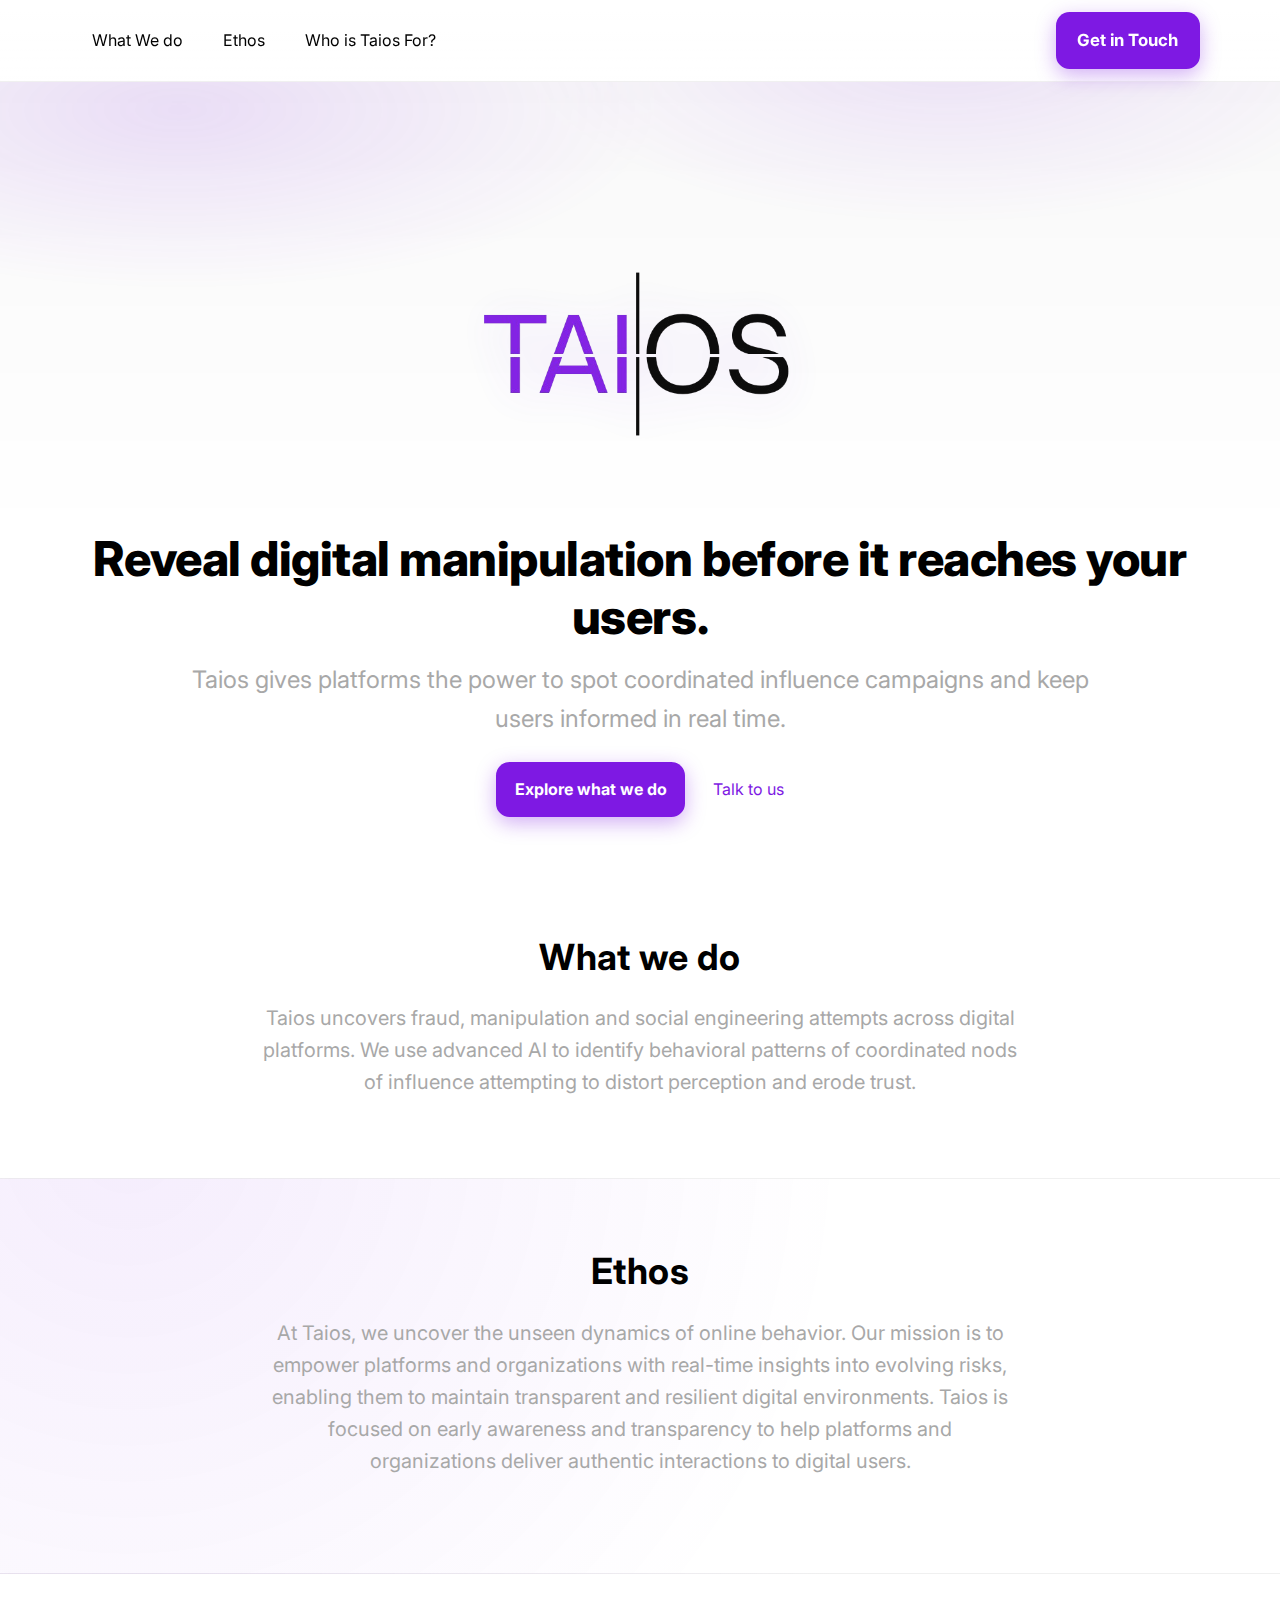
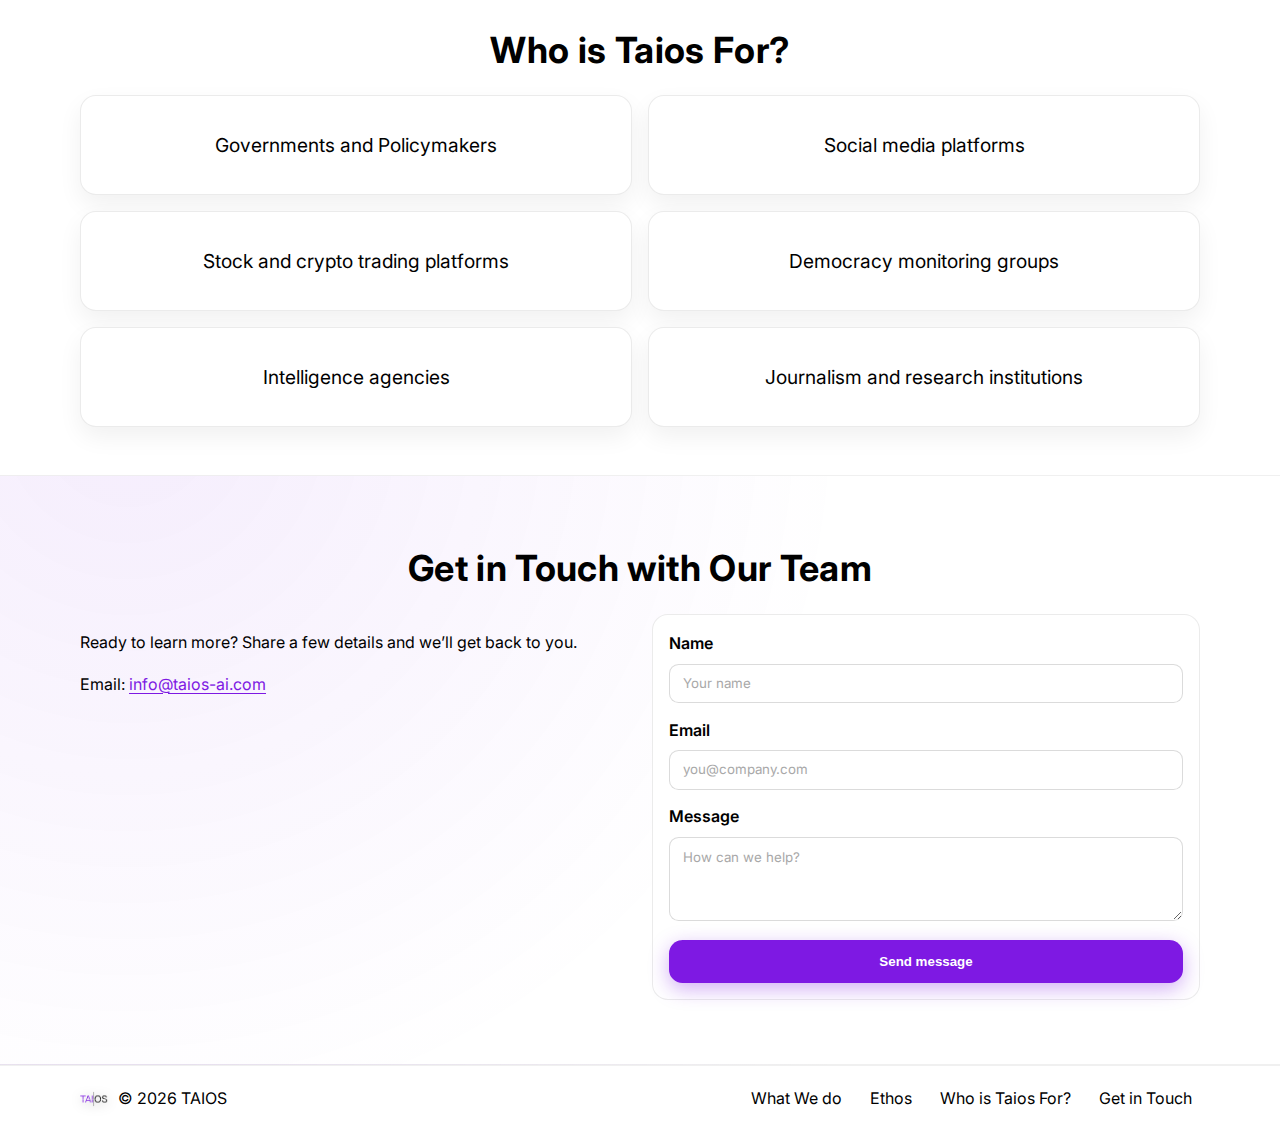
<file: index.html>
<!doctype html>
<html lang="en">
  <head>
    <meta charset="utf-8" />
    <meta name="viewport" content="width=device-width, initial-scale=1" />
    <title>TAIOS — Revealing Manipulation Through AI-driven Behavior Analysis- </title>
    <meta name="description" content="TAIOS provides AI-driven digital behavior analysis to reveal manipulation efforts. What We do · Ethos · Who is Taios For? · Get in Touch with Our Team." />
    <link rel="icon" href="/Logo.png" type="image/png">

    <!-- Fonts -->
    <link rel="preconnect" href="https://fonts.googleapis.com" />
    <link rel="preconnect" href="https://fonts.gstatic.com" crossorigin />
    <link href="https://fonts.googleapis.com/css2?family=Inter:wght@300;400;500;600;700;800&display=swap" rel="stylesheet" />

    <!-- Styles -->
    <link rel="stylesheet" href="./styles.css" />
  </head>
  <body>
    <a class="skip-link" href="#main">Skip to content</a>

    <header class="site-header">
      <div class="container header-inner">
        <nav class="main-nav header-left" aria-label="Primary">
          <a href="#what-we-do">What We do</a>
          <a href="#ethos">Ethos</a>
          <a href="#who-for">Who is Taios For?</a>
        </nav>
        <div class="header-right">
          <a class="btn btn-lg btn-header" href="#contact">Get in Touch</a>
        </div>
      </div>
    </header>

    <main id="main">
      <!-- Hero -->
      <section id="hero" class="section hero">
        <div class="container hero-inner">
          <div class="hero-content">
            <img src="./Logo.png" alt="TAIOS" class="hero-logo" />
            <h1 class="headline">Reveal digital manipulation 
              before it reaches your users.</h1>
            <p class="subhead">Taios gives platforms the power to spot coordinated influence campaigns and keep users informed in real time.</p>
            <div class="hero-cta">
              <a href="#what-we-do" class="btn btn-lg">Explore what we do</a>
              <a href="#contact" class="link-quiet">Talk to us</a>
            </div>
          </div>
        </div>
        <div class="hero-bg" aria-hidden="true"></div>
      </section>

      <!-- What We do -->
      <section id="what-we-do" class="section section-tight">
        <div class="container">
          <h2 class="section-title">What we do</h2>
          <p class="section-intro">Taios uncovers fraud, manipulation and social engineering attempts across digital platforms. We use advanced AI to identify behavioral patterns of coordinated nods of influence attempting to distort perception and erode trust.</p>
        </div>
      </section>

      <!-- Ethos -->
      <section id="ethos" class="section section-alt">
        <div class="container">
          <h2 class="section-title">Ethos</h2>
          <p class="section-intro">At Taios, we uncover the unseen dynamics of online behavior. Our mission is to empower platforms and organizations with real-time insights into evolving risks, enabling them to maintain transparent and resilient digital environments. Taios is focused on early awareness and transparency to help platforms and organizations deliver authentic interactions to digital users.</p>
        </div>
      </section>

      <!-- Who is Taios For -->
      <section id="who-for" class="section section-tight">
        <div class="container">
          <h2 class="section-title">Who is Taios For?</h2>
          <div class="audience-grid">
            <article class="card audience-card"><h3>Governments and Policymakers</h3></article>
            <article class="card audience-card"><h3>Social media platforms</h3></article>
            <article class="card audience-card"><h3>Stock and crypto trading platforms</h3></article>
            <article class="card audience-card"><h3>Democracy monitoring groups</h3></article>
            <article class="card audience-card"><h3>Intelligence agencies</h3></article>
            <article class="card audience-card"><h3>Journalism and research institutions</h3></article>
          </div>
        </div>
      </section>

      <!-- Contact -->
      <section id="contact" class="section section-alt">
        <div class="container">
          <h2 class="section-title">Get in Touch with Our Team</h2>
          <div class="contact-layout">
            <div class="contact-copy">
              <p>
                Ready to learn more? Share a few details and we’ll get back to you.
              </p>
              <ul class="contact-list">
                <li>Email: <a href="mailto:info@taios-ai.com">info@taios-ai.com</a></li>
              </ul>
            </div>
            <form class="contact-form" name="contact" method="post" data-netlify="true" netlify-honeypot="bot-field" accept-charset="UTF-8" action="/thanks.html">
              <input type="hidden" name="form-name" value="contact" />
              <div class="hidden"><label>Don’t fill this out: <input name="bot-field" /></label></div>
              <div class="form-row">
                <label for="name">Name</label>
                <input id="name" name="name" type="text" required placeholder="Your name" />
              </div>
              <div class="form-row">
                <label for="email">Email</label>
                <input id="email" name="email" type="email" required placeholder="you@company.com" />
              </div>
              <div class="form-row">
                <label for="message">Message</label>
                <textarea id="message" name="message" rows="4" placeholder="How can we help?"></textarea>
              </div>
              <button type="submit" class="btn btn-lg form-submit">Send message</button>
            </form>
          </div>
        </div>
      </section>
    </main>

    <footer class="site-footer">
      <div class="container footer-inner">
        <div class="footer-left">
          <img src="./Logo.png" alt="TAIOS" class="brand-logo small" />
          <span>© <span id="year"></span> TAIOS</span>
        </div>
        <nav class="footer-nav" aria-label="Footer">
          <a href="#what-we-do">What We do</a>
          <a href="#ethos">Ethos</a>
          <a href="#who-for">Who is Taios For?</a>
          <a href="#contact">Get in Touch</a>
        </nav>
      </div>
    </footer>

    <script>
      document.getElementById('year').textContent = new Date().getFullYear();
    </script>
  </body>
  </html>
</file>
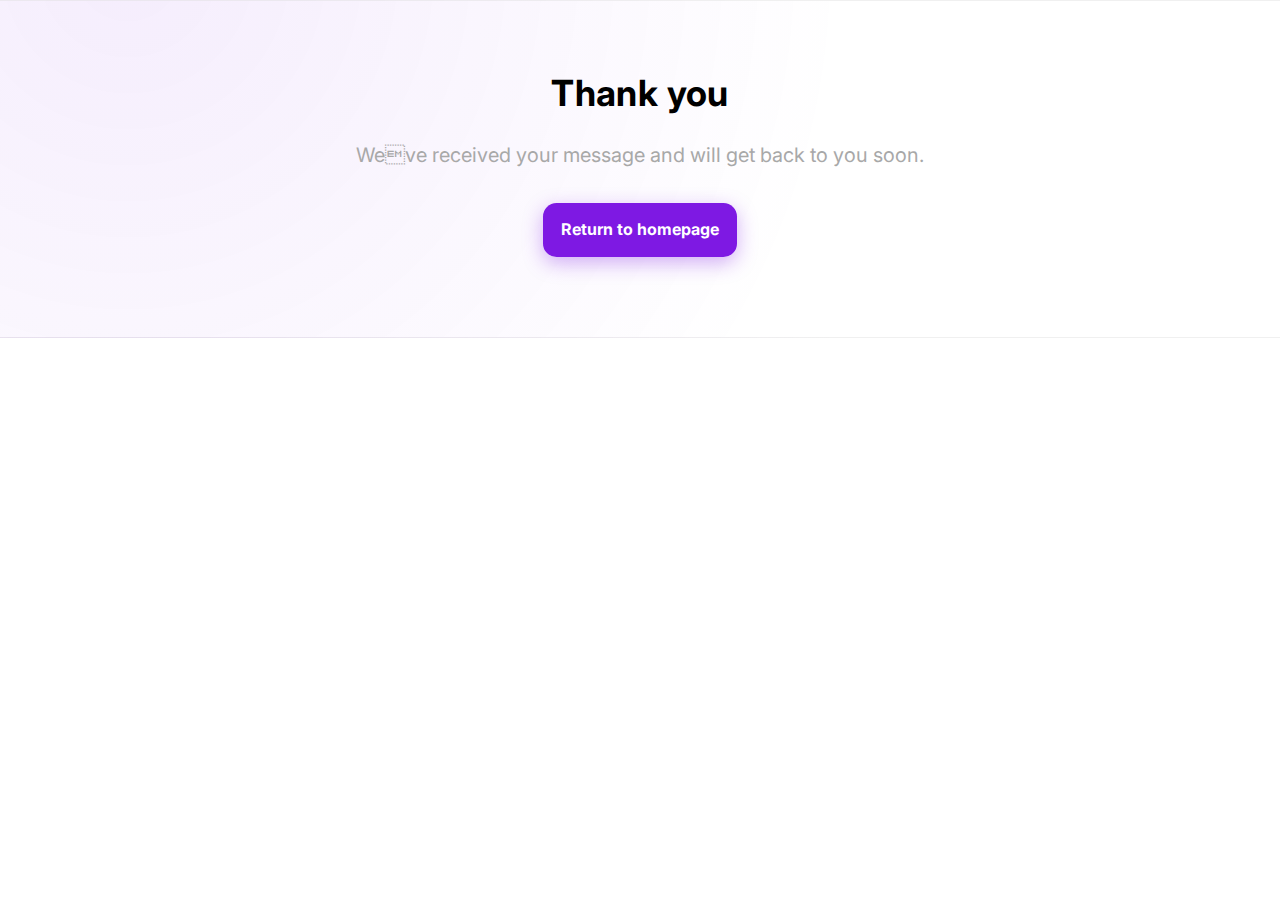
<file: thanks.html>
<!doctype html>
<html lang="en">
  <head>
    <meta charset="utf-8" />
    <meta name="viewport" content="width=device-width, initial-scale=1" />
    <title>Thanks — TAIOS</title>
    <meta name="robots" content="noindex" />
    <link rel="preconnect" href="https://fonts.googleapis.com" />
    <link rel="preconnect" href="https://fonts.gstatic.com" crossorigin />
    <link href="https://fonts.googleapis.com/css2?family=Inter:wght@300;400;500;600;700;800&display=swap" rel="stylesheet" />
    <link rel="stylesheet" href="./styles.css" />
  </head>
  <body>
    <main id="main">
      <section class="section section-alt">
        <div class="container" style="text-align:center;">
          <h1 class="section-title">Thank you</h1>
          <p class="section-intro">Weve received your message and will get back to you soon.</p>
          <p><a class="btn btn-lg" href="/">Return to homepage</a></p>
        </div>
      </section>
    </main>
  </body>
  </html>
</file>
<file: styles.css>
/* Base */
* { box-sizing: border-box; }
html, body { height: 100%; }
html { scroll-behavior: smooth; }
body {
  margin: 0;
  font-family: 'Inter', system-ui, -apple-system, Segoe UI, Roboto, Helvetica, Arial, 'Apple Color Emoji', 'Segoe UI Emoji';
  color: #000000;
  background: #FFFFFF;
  line-height: 1.6;
}

img { max-width: 100%; height: auto; display: block; }
a { color: inherit; text-decoration: none; }

.container {
  width: min(1120px, 92%);
  margin: 0 auto;
}

.skip-link {
  position: absolute; left: -9999px; top: auto; width: 1px; height: 1px; overflow: hidden;
}
.skip-link:focus { left: 1rem; top: 1rem; width: auto; height: auto; padding: .5rem .75rem; background: #fff; color: #0a0f1e; border-radius: .5rem; }

/* Header */
.site-header {
  position: sticky; top: 0; z-index: 50;
  backdrop-filter: blur(8px);
  background: linear-gradient(180deg, rgba(255,255,255,0.95), rgba(255,255,255,0.75) 60%, rgba(255,255,255,0));
  border-bottom: 1px solid rgba(0,0,0,0.06);
}
.header-inner {
  display: flex; align-items: center; justify-content: space-between;
  padding: .75rem 0;
}
.brand { display: none; }
.brand-logo { width: 36px; height: 36px; object-fit: contain; filter: drop-shadow(0 2px 6px rgba(0,0,0,.35)); }
.brand-logo.small { width: 28px; height: 28px; }
.brand-name { display: none; }

.main-nav { display: flex; align-items: center; gap: 1rem; }
.header-left { margin-right: auto; }
.header-right { display: flex; align-items: center; }
.main-nav a { color: #000000; padding: .5rem .75rem; border-radius: .5rem; transition: background .2s ease, color .2s ease; }
.main-nav a:hover { background: rgba(0,0,0,0.06); color: #000000; }

/* Buttons */
.btn { display: inline-block; background: #7E19E3; color: #FFFFFF; font-weight: 700; border: none; padding: .75rem 1rem; border-radius: .75rem; box-shadow: 0 6px 20px rgba(126, 25, 227, .35); transition: transform .15s ease, box-shadow .15s ease, opacity .2s; }
.btn:hover { transform: translateY(-1px); box-shadow: 0 10px 28px rgba(126,25,227,.45); }
.btn:active { transform: translateY(0); box-shadow: 0 4px 12px rgba(126,25,227,.35); }
.btn-lg { padding: .9rem 1.15rem; border-radius: .85rem; }
.btn-sm { padding: .55rem .75rem; font-size: .95rem; }
.btn-header { padding: .95rem 1.35rem; font-size: 1.05rem; }
.link-quiet { color: #7E19E3; margin-left: 1rem; }
.link-quiet:hover { color: #7E19E3; text-decoration: underline; text-underline-offset: 3px; }

/* Sections */
.section { position: relative; padding: 4rem 0; }
.section-tight { padding: 3rem 0; }
.section-alt { background: radial-gradient(1200px 1200px at 10% -10%, rgba(126,25,227,.08), rgba(126,25,227,0) 60%), #FFFFFF; border-top: 1px solid rgba(0,0,0,0.06); border-bottom: 1px solid rgba(0,0,0,0.06); }
.section-title { color: #000000; font-size: clamp(1.5rem, 2vw + 1rem, 2.25rem); margin: 0 0 1rem; letter-spacing: .01em; text-align: center; }
.section-intro { color: #A8A8A8; max-width: 58ch; margin: 0 auto 2rem; text-align: center; font-size: clamp(1rem, .6vw + .9rem, 1.25rem); }

/* What We Do layout (centered) */
.what-layout { display: contents; }
.what-left, .what-right { display: contents; }

/* Hero */
.hero { padding-top: 7rem; overflow: hidden; }
.hero-inner { display: grid; grid-template-columns: 1fr; }
.hero-content { text-align: center; }
.headline { color: #000000; font-size: clamp(2rem, 2.4vw + 1.2rem, 3rem); line-height: 1.2; margin: 0 0 1rem; font-weight: 800; letter-spacing: -0.01em; }
.subhead { color: #A8A8A8; font-size: clamp(1.5rem, .6vw + .9rem, 1.25rem); margin: 0 auto 1.5rem; max-width: 60ch; }
.hero-cta { display: flex; align-items: center; justify-content: center; gap: .75rem; }

/* Hero logo */
.hero-logo { width: clamp(180px, 26vw, 320px); height: auto; margin: 0 auto 1rem; opacity: .95; filter: drop-shadow(0 6px 24px rgba(126,25,227,.15)); }

.hero-bg { position: absolute; inset: -10% -10% auto -10%; height: 60vh; min-height: 360px; z-index: -1;
  background:
    radial-gradient(800px 300px at 20% 20%, rgba(126,25,227,.12), rgba(126,25,227,0) 60%),
    radial-gradient(700px 280px at 70% 10%, rgba(126,25,227,.10), rgba(126,25,227,0) 60%),
    linear-gradient(180deg, rgba(0,0,0,.03), rgba(0,0,0,0));
  filter: blur(2px);
}

/* Cards / Grids */
.features-grid { display: grid; grid-template-columns: repeat(3, minmax(0, 1fr)); gap: 1rem; }
.audience-grid { display: grid; grid-template-columns: repeat(2, minmax(0, 1fr)); gap: 1rem; }
.card {
  background: #FFFFFF;
  border: 1px solid rgba(0,0,0,0.08);
  border-radius: 1rem;
  padding: 1.25rem;
  color: #000000;
  box-shadow: 0 10px 24px rgba(0,0,0,.06);
}
.card h3 { margin: 0 0 .5rem; font-size: 1.1rem; color: #000000; }
.card p { margin: 0; color: #A8A8A8; }

/* Audience cards centering */
.audience-card { display: flex; align-items: center; justify-content: center; text-align: center; min-height: 100px; padding: .9rem; }
.audience-card h3 { margin: 0; font-weight: 400; font-size: 1.2rem; }

/* Ethos */
.ethos-grid { display: grid; grid-template-columns: repeat(3, minmax(0, 1fr)); gap: 1rem; justify-items: center; }
.ethos-item { background: transparent; color: #000000; border-left: 3px solid rgba(126, 25, 227, .6); padding: .75rem 1rem; }
.ethos-item h3 { color: #000000; margin: 0 0 .25rem; text-align: center; }

/* Contact */
.contact-layout { display: grid; grid-template-columns: 1fr 1fr; gap: 1.5rem; align-items: start; }
.contact-copy { color: #000000; }
.contact-list { list-style: none; padding: 0; margin: 1rem 0 0; }
.contact-list a { color: #7E19E3; text-decoration: underline; text-underline-offset: 3px; }

.contact-form { background: #FFFFFF; border: 1px solid rgba(0,0,0,0.08); border-radius: 1rem; padding: 1rem; }
.form-row { display: grid; gap: .45rem; margin-bottom: .9rem; }
.form-row label { color: #000000; font-weight: 600; }
.form-row input, .form-row textarea {
  padding: .7rem .8rem; border-radius: .6rem; border: 1px solid rgba(0,0,0,0.14);
  background: #FFFFFF; color: #000000;
}
.form-row input::placeholder, .form-row textarea::placeholder { color: #A8A8A8;  font-family: 'Inter', system-ui, -apple-system, 'Segoe UI', Roboto, Helvetica, Arial, 'Apple Color Emoji', 'Segoe UI Emoji';} 
.form-submit { width: 100%; margin-top: .25rem; }

/* Footer */
.site-footer { border-top: 1px solid rgba(0,0,0,0.06); padding: 1rem 0; background: #FFFFFF; }
.footer-inner { display: flex; align-items: center; justify-content: space-between; gap: 1rem; }
.footer-left { display: inline-flex; align-items: center; gap: .6rem; color: #000000; }
.footer-nav { display: flex; gap: .75rem; }
.footer-nav a { color: #000000; padding: .25rem .5rem; border-radius: .4rem; }
.footer-nav a:hover { background: rgba(0,0,0,0.06); color: #000000; }

/* Responsive */
@media (max-width: 1024px) {
  .audience-grid { grid-template-columns: repeat(2, minmax(0, 1fr)); }
}
@media (max-width: 800px) {
  .features-grid { grid-template-columns: 1fr; }
  .ethos-grid { grid-template-columns: 1fr; }
  .contact-layout { grid-template-columns: 1fr; }
  .main-nav a.btn { display: none; }
  .what-layout { grid-template-columns: 1fr; }
  .what-left { margin-bottom: .5rem; }
}
@media (max-width: 520px) {
  .audience-grid { grid-template-columns: 1fr; }
  .brand-logo { width: 30px; height: 30px; }
}

/* Utilities */
.hidden { display: none; }
</file>
